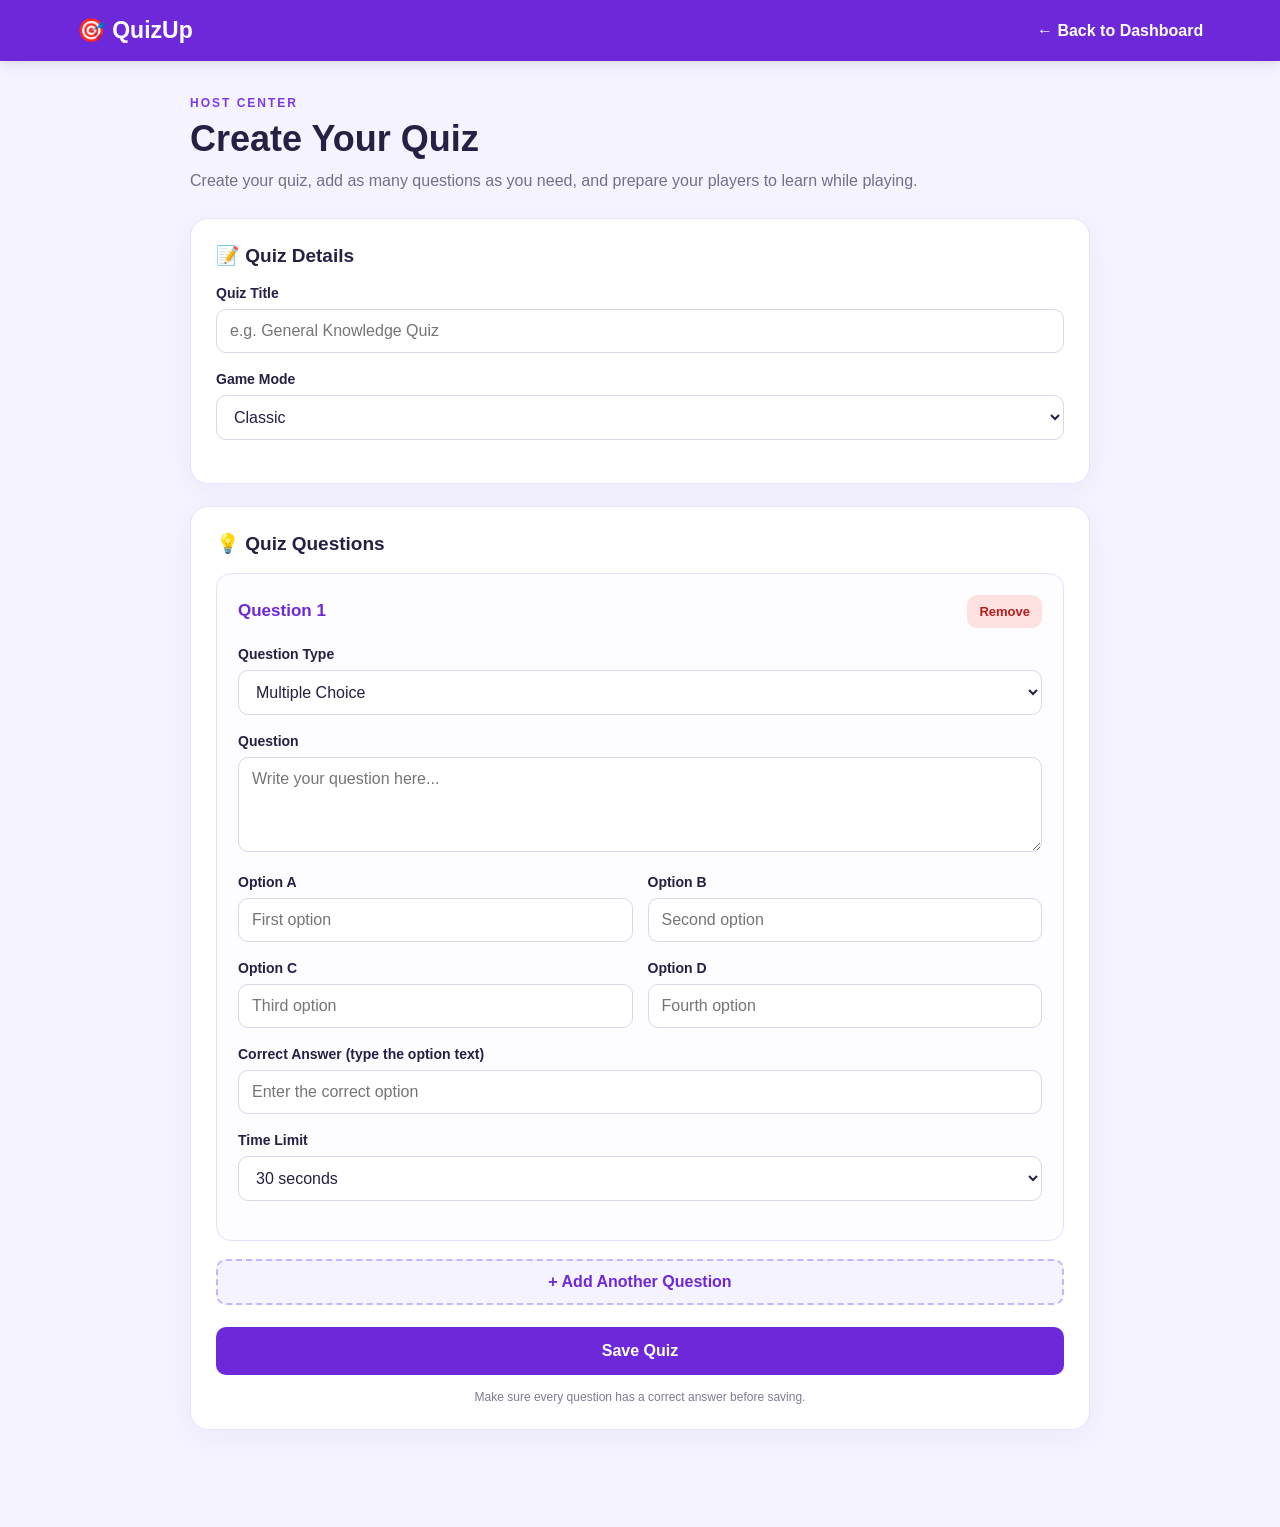
<file: templates/create_quiz.html>
<!DOCTYPE html>
<html lang="en">
<head>
    <meta charset="UTF-8">
    <meta name="viewport" content="width=device-width, initial-scale=1.0">
    <title>QuizUp - Create Quiz</title>

    <style>
        * {
            box-sizing: border-box;
            margin: 0;
            padding: 0;
        }

        body {
            font-family: Arial, Helvetica, sans-serif;
            background: #f5f3ff;
            color: #252044;
            min-height: 100vh;
        }

        nav {
            background: #6d28d9;
            color: white;
            padding: 17px 6%;
            display: flex;
            justify-content: space-between;
            align-items: center;
            gap: 15px;
            flex-wrap: wrap;
            box-shadow: 0 3px 12px #35206b20;
        }

        .logo {
            color: white;
            font-size: 23px;
            font-weight: 800;
            text-decoration: none;
        }

        nav a.back {
            color: white;
            text-decoration: none;
            font-weight: 600;
        }

        main {
            max-width: 900px;
            width: 92%;
            margin: 35px auto;
            padding-bottom: 40px;
        }

        .page-heading {
            margin-bottom: 24px;
        }

        .eyebrow {
            color: #7c3aed;
            font-size: 12px;
            font-weight: 800;
            letter-spacing: 2px;
            margin-bottom: 8px;
        }

        h1 {
            font-size: clamp(27px, 5vw, 36px);
            margin-bottom: 8px;
        }

        .subtitle {
            color: #746e8b;
            line-height: 1.6;
        }

        .panel {
            background: white;
            border: 1px solid #e9e2ff;
            border-radius: 18px;
            padding: 25px;
            margin-bottom: 22px;
            box-shadow: 0 8px 30px #49318c0b;
        }

        h2 {
            font-size: 19px;
            margin-bottom: 18px;
        }

        label {
            display: block;
            font-size: 14px;
            font-weight: 700;
            margin-bottom: 8px;
        }

        input, select, textarea {
            width: 100%;
            padding: 12px 13px;
            border: 1px solid #dcd6ed;
            border-radius: 10px;
            background: white;
            color: #252044;
            font: inherit;
            outline: none;
            margin-bottom: 18px;
        }

        input:focus, select:focus, textarea:focus {
            border-color: #8b5cf6;
            box-shadow: 0 0 0 3px #8b5cf61c;
        }

        textarea {
            min-height: 95px;
            resize: vertical;
        }

        .question-card {
            border: 1px solid #e7defe;
            border-radius: 15px;
            padding: 21px;
            margin-bottom: 18px;
            background: #fdfcff;
        }

        .question-top {
            display: flex;
            justify-content: space-between;
            align-items: center;
            gap: 12px;
            margin-bottom: 18px;
        }

        .question-top h3 {
            font-size: 17px;
            color: #6d28d9;
        }

        .two-columns {
            display: grid;
            grid-template-columns: 1fr 1fr;
            gap: 0 15px;
        }

        .hidden {
            display: none !important;
        }

        button {
            border: none;
            border-radius: 10px;
            padding: 12px 17px;
            font: inherit;
            font-weight: 700;
            cursor: pointer;
            transition: 0.2s;
        }

        button:hover {
            transform: translateY(-1px);
            filter: brightness(0.97);
        }

        .remove-btn {
            background: #fee2e2;
            color: #b91c1c;
            padding: 9px 12px;
            font-size: 13px;
        }

        .add-btn {
            width: 100%;
            border: 2px dashed #c4b5fd;
            color: #6d28d9;
            background: #f5f3ff;
            margin-bottom: 22px;
        }

        .save-btn {
            width: 100%;
            background: #6d28d9;
            color: white;
            padding: 15px;
            font-size: 16px;
        }

        .save-btn:disabled {
            opacity: 0.6;
            cursor: wait;
        }

        .notice {
            display: none;
            padding: 14px;
            border-radius: 10px;
            margin-bottom: 18px;
            line-height: 1.5;
            overflow-wrap: anywhere;
        }

        .notice.error {
            display: block;
            color: #991b1b;
            background: #fee2e2;
        }

        .notice.success {
            display: block;
            color: #166534;
            background: #dcfce7;
        }

        .footer-note {
            font-size: 12px;
            color: #817995;
            text-align: center;
            margin-top: 15px;
        }

        @media (max-width: 600px) {
            main {
                width: 94%;
                margin-top: 24px;
            }

            .panel {
                padding: 17px;
            }

            .question-card {
                padding: 15px;
            }

            .two-columns {
                grid-template-columns: 1fr;
            }
        }
    </style>
</head>

<body>
    <nav>
        <a href="/dashboard" class="logo">🎯 QuizUp</a>
        <a href="/dashboard" class="back">← Back to Dashboard</a>
    </nav>

    <main>
        <header class="page-heading">
            <p class="eyebrow">HOST CENTER</p>
            <h1>Create Your Quiz</h1>
            <p class="subtitle">
                Create your quiz, add as many questions as you need,
                and prepare your players to learn while playing.
            </p>
        </header>

        <div id="notice" class="notice" role="alert"></div>

        <form id="quizForm">
            <section class="panel">
                <h2>📝 Quiz Details</h2>

                <label for="quizTitle">Quiz Title</label>
                <input
                    type="text"
                    id="quizTitle"
                    name="title"
                    placeholder="e.g. General Knowledge Quiz"
                    maxlength="150"
                    required
                >

                <label for="gameMode">Game Mode</label>
                <select id="gameMode" name="game_mode">
                    <option value="classic">Classic</option>
                    <option value="team">Team Mode</option>
                    <option value="accuracy">Accuracy Mode</option>
                </select>
            </section>

            <section class="panel">
                <h2>💡 Quiz Questions</h2>
                <div id="questionsContainer"></div>

                <button type="button" id="addQuestionBtn" class="add-btn">
                    + Add Another Question
                </button>

                <button type="submit" id="saveQuizBtn" class="save-btn">
                    Save Quiz
                </button>

                <p class="footer-note">
                    Make sure every question has a correct answer before saving.
                </p>
            </section>
        </form>
    </main>

    <script>
        const form = document.getElementById("quizForm");
        const container = document.getElementById("questionsContainer");
        const addButton = document.getElementById("addQuestionBtn");
        const saveButton = document.getElementById("saveQuizBtn");
        const notice = document.getElementById("notice");

        let questionCount = 0;

        function showNotice(message, type = "error") {
            notice.textContent = message;
            notice.className = "notice " + type;
            notice.scrollIntoView({
                behavior: "smooth",
                block: "center"
            });
        }

        function clearNotice() {
            notice.textContent = "";
            notice.className = "notice";
        }

        function addQuestion() {
            questionCount++;

            const card = document.createElement("section");
            card.className = "question-card";

            card.innerHTML = `
                <div class="question-top">
                    <h3 class="question-heading">Question</h3>
                    <button type="button" class="remove-btn">
                        Remove
                    </button>
                </div>

                <label>Question Type</label>
                <select class="question-type">
                    <option value="multiple_choice">Multiple Choice</option>
                    <option value="true_false">True or False</option>
                    <option value="jumbled">Puzzle / Jumbled Words</option>
                    <option value="type_answer">Type Answer</option>
                </select>

                <label>Question</label>
                <textarea
                    class="question-text"
                    placeholder="Write your question here..."
                    required
                ></textarea>

                <div class="choice-fields">
                    <div class="two-columns">
                        <div>
                            <label>Option A</label>
                            <input class="option-a" type="text"
                                placeholder="First option">
                        </div>
                        <div>
                            <label>Option B</label>
                            <input class="option-b" type="text"
                                placeholder="Second option">
                        </div>
                        <div>
                            <label>Option C</label>
                            <input class="option-c" type="text"
                                placeholder="Third option">
                        </div>
                        <div>
                            <label>Option D</label>
                            <input class="option-d" type="text"
                                placeholder="Fourth option">
                        </div>
                    </div>
                </div>

                <label class="answer-label">Correct Answer</label>
                <input
                    class="correct-answer"
                    type="text"
                    placeholder="Enter the correct answer"
                    required
                >

                <label>Time Limit</label>
                <select class="question-timer">
                    <option value="10">10 seconds</option>
                    <option value="20">20 seconds</option>
                    <option value="30" selected>30 seconds</option>
                    <option value="60">60 seconds</option>
                    <option value="90">90 seconds</option>
                </select>
            `;

            container.appendChild(card);

            const typeSelect = card.querySelector(".question-type");

            typeSelect.addEventListener("change", () => {
                updateQuestionFields(card);
            });

            card.querySelector(".remove-btn").addEventListener("click", () => {
                card.remove();
                renumberQuestions();
                clearNotice();
            });

            updateQuestionFields(card);
            renumberQuestions();
        }

        function updateQuestionFields(card) {
            const type = card.querySelector(".question-type").value;
            const choices = card.querySelector(".choice-fields");
            const answerInput = card.querySelector(".correct-answer");
            const answerLabel = card.querySelector(".answer-label");

            choices.classList.toggle(
                "hidden",
                type !== "multiple_choice"
            );

            if (type === "true_false") {
                answerInput.placeholder = "Type True or False";
                answerLabel.textContent = "Correct Answer (True or False)";
            } else if (type === "jumbled") {
                answerInput.placeholder = "Enter the unscrambled word";
                answerLabel.textContent = "Correct Unscrambled Answer";
            } else if (type === "type_answer") {
                answerInput.placeholder = "Enter the expected answer";
                answerLabel.textContent = "Expected Answer";
            } else {
                answerInput.placeholder = "Enter the correct option";
                answerLabel.textContent = "Correct Answer (type the option text)";
            }
        }

        function renumberQuestions() {
            const cards = container.querySelectorAll(".question-card");

            cards.forEach((card, index) => {
                card.querySelector(".question-heading").textContent =
                    `Question ${index + 1}`;
            });
        }

        function collectQuestions() {
            const cards = container.querySelectorAll(".question-card");
            const questions = [];

            for (let index = 0; index < cards.length; index++) {
                const card = cards[index];

                const type = card.querySelector(".question-type").value;
                const questionText = card.querySelector(".question-text").value.trim();
                const correctAnswer = card.querySelector(".correct-answer").value.trim();

                const optionA = card.querySelector(".option-a").value.trim();
                const optionB = card.querySelector(".option-b").value.trim();
                const optionC = card.querySelector(".option-c").value.trim();
                const optionD = card.querySelector(".option-d").value.trim();

                if (!questionText) {
                    throw new Error(`Please enter the text for Question ${index + 1}.`);
                }

                if (!correctAnswer) {
                    throw new Error(`Please enter the correct answer for Question ${index + 1}.`);
                }

                if (type === "multiple_choice") {
                    if (!optionA || !optionB || !optionC || !optionD) {
                        throw new Error(`Please complete all four options for Question ${index + 1}.`);
                    }

                    const options = [optionA, optionB, optionC, optionD];

                    if (!options.some(option =>
                        option.toLowerCase() === correctAnswer.toLowerCase()
                    )) {
                        throw new Error(
                            `The correct answer for Question ${index + 1} must match one of its options.`
                        );
                    }
                }

                if (type === "true_false" &&
                    !["true", "false"].includes(correctAnswer.toLowerCase())) {
                    throw new Error(
                        `Question ${index + 1}: the answer must be True or False.`
                    );
                }

                questions.push({
                    question_type: type,
                    question_text: questionText,
                    option_a: type === "true_false" ? "True" : optionA,
                    option_b: type === "true_false" ? "False" : optionB,
                    option_c: optionC,
                    option_d: optionD,
                    correct_answer: correctAnswer,
                    timer: Number(card.querySelector(".question-timer").value)
                });
            }

            if (questions.length === 0) {
                throw new Error("Please add at least one question.");
            }

            return questions;
        }

        addButton.addEventListener("click", () => {
            addQuestion();
            clearNotice();
        });

        form.addEventListener("submit", async (event) => {
            event.preventDefault();
            clearNotice();

            let questions;

            try {
                questions = collectQuestions();
            } catch (error) {
                showNotice(error.message);
                return;
            }

            const title = document.getElementById("quizTitle").value.trim();
            const gameMode = document.getElementById("gameMode").value;

            if (!title) {
                showNotice("Please enter a quiz title.");
                return;
            }

            saveButton.disabled = true;
            addButton.disabled = true;
            saveButton.textContent = "Saving Quiz...";

            try {
                const response = await fetch("/api/create-quiz", {
                    method: "POST",
                    headers: {
                        "Content-Type": "application/json"
                    },
                    body: JSON.stringify({
                        title: title,
                        game_mode: gameMode,
                        questions: questions
                    })
                });

                const result = await response.json();

                if (!response.ok) {
                    throw new Error(
                        result.error || "Failed to save quiz."
                    );
                }

                showNotice(
                    "Quiz saved successfully! Redirecting to dashboard...",
                    "success"
                );

                saveButton.textContent = "Quiz Saved!";

                setTimeout(() => {
                    window.location.href = "/dashboard";
                }, 1200);

            } catch (error) {
                showNotice(error.message || "An unexpected error occurred.");
                saveButton.disabled = false;
                addButton.disabled = false;
                saveButton.textContent = "Save Quiz";
            }
        });

        // Start with one question.
        addQuestion();
    </script>
</body>
</html>
</file>
